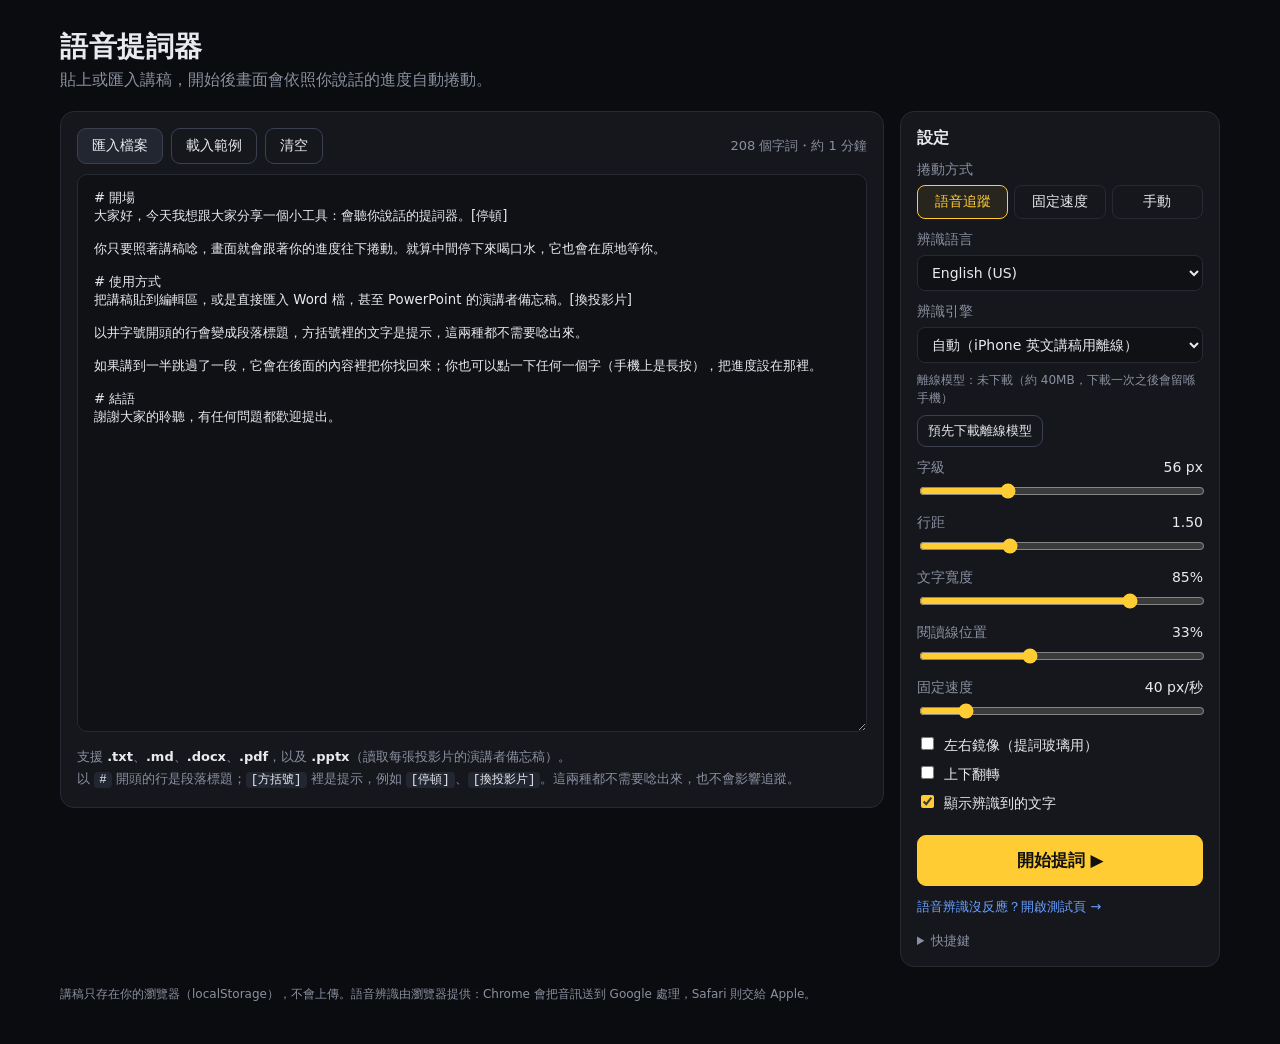
<file: index.html>
<!doctype html>
<html lang="zh-Hant">
<head>
<meta charset="utf-8">
<meta name="viewport" content="width=device-width, initial-scale=1, viewport-fit=cover">
<title>語音提詞器</title>
<meta name="description" content="會聽你說話、自動跟上進度的簡報提詞器。">
<meta name="theme-color" content="#0b0c0f">
<meta name="apple-mobile-web-app-capable" content="yes">
<meta name="mobile-web-app-capable" content="yes">
<meta name="apple-mobile-web-app-status-bar-style" content="black-translucent">
<meta name="apple-mobile-web-app-title" content="提詞器">
<meta name="format-detection" content="telephone=no">
<link rel="manifest" href="manifest.webmanifest">
<link rel="apple-touch-icon" href="icon-180.png">
<link rel="icon" href="data:image/svg+xml,%3Csvg xmlns='http://www.w3.org/2000/svg' viewBox='0 0 64 64'%3E%3Crect width='64' height='64' rx='14' fill='%23111'/%3E%3Cpath d='M14 22h36M14 32h28M14 42h20' stroke='%23ffcc33' stroke-width='6' stroke-linecap='round'/%3E%3C/svg%3E">
<link rel="stylesheet" href="style.css">
</head>
<body>

<main id="editor">
  <header class="top">
    <h1>語音提詞器</h1>
    <p class="sub">貼上或匯入講稿，開始後畫面會依照你說話的進度自動捲動。</p>
  </header>

  <section class="grid">
    <div class="card script-card">
      <div class="toolbar">
        <label class="btn" for="file">匯入檔案</label>
        <input type="file" id="file" accept=".txt,.md,.markdown,.docx,.pptx,.pdf,text/plain,application/pdf" hidden>
        <button id="sample" class="btn ghost" type="button">載入範例</button>
        <button id="clear" class="btn ghost" type="button">清空</button>
        <span id="stats" class="muted"></span>
      </div>
      <textarea id="script" spellcheck="false" placeholder="在這裡貼上講稿，或把 .txt / .md / .docx / .pdf / .pptx 檔案拖進來。"></textarea>
      <p class="hint">
        支援 <b>.txt</b>、<b>.md</b>、<b>.docx</b>、<b>.pdf</b>，以及 <b>.pptx</b>（讀取每張投影片的演講者備忘稿）。<br>
        以 <code>#</code> 開頭的行是段落標題；<code>[方括號]</code> 裡是提示，例如 <code>[停頓]</code>、<code>[換投影片]</code>。這兩種都不需要唸出來，也不會影響追蹤。
      </p>
    </div>

    <aside class="card settings">
      <h2>設定</h2>

      <fieldset class="seg">
        <legend>捲動方式</legend>
        <label><input type="radio" name="mode" value="voice" data-s="mode"> 語音追蹤</label>
        <label><input type="radio" name="mode" value="auto" data-s="mode"> 固定速度</label>
        <label><input type="radio" name="mode" value="manual" data-s="mode"> 手動</label>
      </fieldset>

      <label class="row">辨識語言
        <select id="lang" data-s="lang">
          <option value="zh-TW">中文（台灣）</option>
          <option value="zh-HK">粵語（香港）</option>
          <option value="zh-CN">普通话（中国大陆）</option>
          <option value="en-US">English (US)</option>
          <option value="en-GB">English (UK)</option>
          <option value="ja-JP">日本語</option>
          <option value="ko-KR">한국어</option>
          <option value="fr-FR">Français</option>
          <option value="de-DE">Deutsch</option>
          <option value="es-ES">Español</option>
        </select>
      </label>

      <label class="row">辨識引擎
        <select id="engine" data-s="engine">
          <option value="auto">自動（iPhone 英文講稿用離線）</option>
          <option value="browser">瀏覽器內建（Apple／Google）</option>
          <option value="offline">離線（喺網頁入面辨識，只限英文）</option>
        </select>
      </label>
      <div class="engine-box">
        <span id="engineStatus" class="muted"></span>
        <button id="preload" class="btn ghost small" type="button">預先下載離線模型</button>
      </div>

      <label class="row">字級 <output data-for="fontSize"></output>
        <input type="range" min="20" max="140" step="2" data-s="fontSize">
      </label>
      <label class="row">行距 <output data-for="lineHeight"></output>
        <input type="range" min="1.1" max="2.4" step="0.05" data-s="lineHeight">
      </label>
      <label class="row">文字寬度 <output data-for="width"></output>
        <input type="range" min="40" max="100" step="1" data-s="width">
      </label>
      <label class="row">閱讀線位置 <output data-for="readingLine"></output>
        <input type="range" min="10" max="70" step="1" data-s="readingLine">
      </label>
      <label class="row">固定速度 <output data-for="speed"></output>
        <input type="range" min="5" max="250" step="5" data-s="speed">
      </label>

      <div class="checks">
        <label><input type="checkbox" data-s="mirrorX"> 左右鏡像（提詞玻璃用）</label>
        <label><input type="checkbox" data-s="mirrorY"> 上下翻轉</label>
        <label><input type="checkbox" data-s="transcript"> 顯示辨識到的文字</label>
      </div>

      <div id="support" class="notice" hidden></div>

      <button id="start" class="btn primary big" type="button">開始提詞 ▶</button>
      <button id="resume" class="btn ghost wide" type="button" hidden>從上次位置繼續</button>
      <a class="testlink" href="mic-test.html">語音辨識沒反應？開啟測試頁 →</a>

      <details class="keys">
        <summary>快捷鍵</summary>
        <dl>
          <dt>空白鍵</dt><dd>開始／暫停</dd>
          <dt>← →</dt><dd>上一句／下一句（固定速度模式：調整段落）</dd>
          <dt>↑ ↓</dt><dd>上一段／下一段（固定速度模式：調整速度）</dd>
          <dt>PageUp / PageDown</dt><dd>上一段／下一段（簡報筆可用）</dd>
          <dt>+ −</dt><dd>放大／縮小字</dd>
          <dt>M</dt><dd>左右鏡像</dd>
          <dt>F</dt><dd>全螢幕</dd>
          <dt>Home</dt><dd>回到開頭</dd>
          <dt>Esc</dt><dd>回到編輯</dd>
          <dt>點一下文字</dt><dd>把進度設在那裡</dd>
          <dt>滾輪／拖曳</dt><dd>手動調整，停手後會從閱讀線重新對位</dd>
        </dl>
      </details>
    </aside>
  </section>

  <div class="mobile-bar"><button id="startMobile" class="btn primary" type="button">開始提詞 ▶</button></div>

  <footer class="foot muted">
    講稿只存在你的瀏覽器（localStorage），不會上傳。語音辨識由瀏覽器提供：Chrome 會把音訊送到 Google 處理，Safari 則交給 Apple。
  </footer>
</main>

<div id="prompter" hidden>
  <div id="stage">
    <div id="content"></div>
    <div id="marker"></div>
  </div>

  <div id="hud">
    <div class="hud-left">
      <span id="dot" class="dot"></span>
      <span id="status">已暫停</span>
      <span id="timer" class="mono">00:00</span>
      <span id="progress" class="mono">0%</span>
      <span id="section" class="section"></span>
    </div>
    <div class="hud-right">
      <button id="hToggle" class="main" type="button" title="開始／暫停（空白鍵）">▶</button>
      <button id="hSlower" class="auto-only" type="button" title="慢一點（↑）">慢</button>
      <button id="hFaster" class="auto-only" type="button" title="快一點（↓）">快</button>
      <button id="hHome" type="button" title="回到開頭（Home）">⟲</button>
      <button id="hSmaller" type="button" title="縮小字（−）">A−</button>
      <button id="hBigger" type="button" title="放大字（+）">A+</button>
      <button id="hMirror" type="button" title="左右鏡像（M）">⇋</button>
      <button id="hFull" type="button" title="全螢幕（F）">⛶</button>
      <button id="hLog" type="button" title="語音紀錄">紀錄</button>
      <button id="hExit" type="button" title="回到編輯（Esc）">✕</button>
    </div>
  </div>

  <div id="transcript"></div>

  <div id="logPanel" hidden>
    <div class="log-head">
      <b>語音辨識紀錄</b>
      <span><button id="logCopy" type="button">分享／複製</button> <button id="logClose" type="button">關閉</button></span>
    </div>
    <pre id="logText"></pre>
    <p class="log-tip">撳「分享／複製」再揀「拷貝」；或者長按上面文字揀「全選」再複製。</p>
  </div>
</div>

<div id="toast" role="status" aria-live="polite"></div>
<div id="drop">放開以匯入講稿</div>

<script src="app.js"></script>
</body>
</html>
</file>
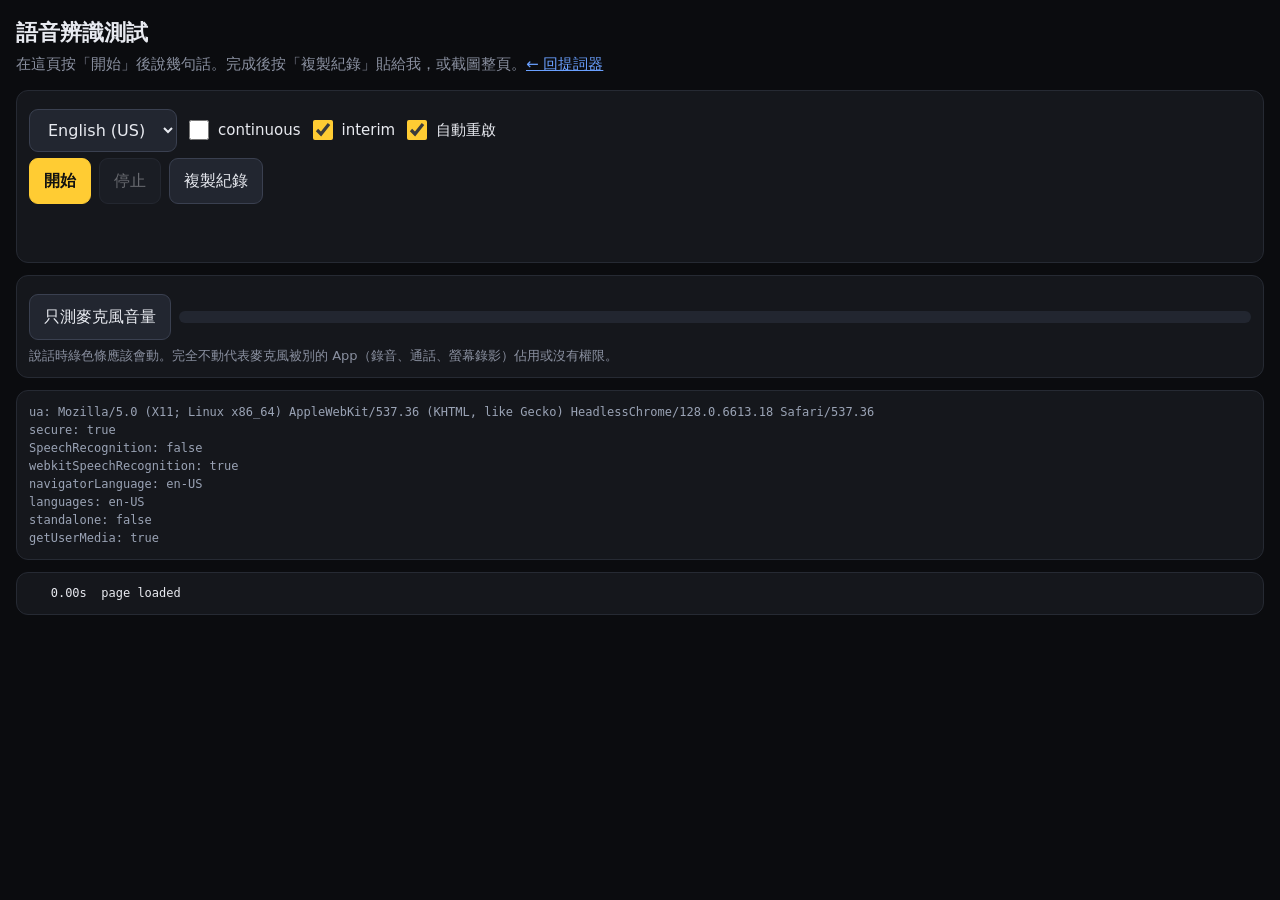
<file: mic-test.html>
<!doctype html>
<html lang="zh-Hant">
<head>
<meta charset="utf-8">
<meta name="viewport" content="width=device-width, initial-scale=1, viewport-fit=cover">
<title>語音辨識測試</title>
<style>
  * { box-sizing: border-box; }
  body { margin: 0; padding: max(16px, env(safe-area-inset-top)) 16px 40px; background: #0b0c0f; color: #e8eaf0;
         font: 15px/1.5 system-ui, -apple-system, "PingFang TC", sans-serif; -webkit-text-size-adjust: 100%; }
  h1 { font-size: 22px; margin: 0 0 4px; }
  p { color: #8a90a0; margin: 0 0 14px; }
  .card { background: #15171c; border: 1px solid #262a33; border-radius: 12px; padding: 12px; margin-bottom: 12px; }
  .row { display: flex; flex-wrap: wrap; gap: 8px; align-items: center; margin: 6px 0; }
  select, button { font: inherit; font-size: 16px; color: #e8eaf0; background: #222630; border: 1px solid #3a4050; border-radius: 9px; padding: 10px 14px; }
  button.go { background: #ffcc33; border-color: #ffcc33; color: #111; font-weight: 700; }
  button:disabled { opacity: .4; }
  label { display: inline-flex; gap: 6px; align-items: center; }
  input[type=checkbox] { width: 20px; height: 20px; accent-color: #ffcc33; }
  #env { font: 12px/1.5 ui-monospace, Menlo, monospace; color: #9aa3b5; white-space: pre-wrap; word-break: break-all; }
  #heard { font-size: 20px; min-height: 2em; color: #fff; }
  #heard i { color: #6c7488; font-style: normal; }
  #log { font: 12px/1.45 ui-monospace, Menlo, monospace; white-space: pre-wrap; word-break: break-word; max-height: 50vh; overflow: auto; }
  .err { color: #ff7b7b; } .res { color: #7fd1b9; } .ok { color: #ffcc33; }
  #meter { height: 12px; background: #222630; border-radius: 6px; overflow: hidden; flex: 1; min-width: 120px; }
  #meter div { height: 100%; width: 0; background: #4dd17a; transition: width .08s; }
  a { color: #6aa0ff; }
</style>
</head>
<body>
  <h1>語音辨識測試</h1>
  <p>在這頁按「開始」後說幾句話。完成後按「複製紀錄」貼給我，或截圖整頁。<a href="./">← 回提詞器</a></p>

  <div class="card">
    <div class="row">
      <select id="lang">
        <option value="en-US">English (US)</option>
        <option value="en-GB">English (UK)</option>
        <option value="zh-HK">粵語（香港）</option>
        <option value="zh-TW">中文（台灣）</option>
        <option value="zh-CN">普通话</option>
      </select>
      <label><input type="checkbox" id="cont"> continuous</label>
      <label><input type="checkbox" id="interim" checked> interim</label>
      <label><input type="checkbox" id="restart" checked> 自動重啟</label>
    </div>
    <div class="row">
      <button id="start" class="go">開始</button>
      <button id="stop" disabled>停止</button>
      <button id="copy">複製紀錄</button>
    </div>
    <div id="heard"></div>
  </div>

  <div class="card">
    <div class="row">
      <button id="micBtn">只測麥克風音量</button>
      <div id="meter"><div></div></div>
    </div>
    <p style="margin:6px 0 0;font-size:13px">說話時綠色條應該會動。完全不動代表麥克風被別的 App（錄音、通話、螢幕錄影）佔用或沒有權限。</p>
  </div>

  <div class="card"><div id="env"></div></div>
  <div class="card"><div id="log"></div></div>

<script>
(() => {
  const $ = (s) => document.querySelector(s);
  const SR = window.SpeechRecognition || window.webkitSpeechRecognition;
  const t0 = performance.now();
  const lines = [];
  function log(msg, cls) {
    const ts = ((performance.now() - t0) / 1000).toFixed(2).padStart(7);
    lines.push(`${ts}s  ${msg}`);
    const d = document.createElement('div');
    d.textContent = `${ts}s  ${msg}`;
    if (cls) d.className = cls;
    $('#log').appendChild(d);
    $('#log').scrollTop = 1e9;
  }

  const env = {
    ua: navigator.userAgent,
    secure: window.isSecureContext,
    SpeechRecognition: !!window.SpeechRecognition,
    webkitSpeechRecognition: !!window.webkitSpeechRecognition,
    navigatorLanguage: navigator.language,
    languages: (navigator.languages || []).join(','),
    standalone: window.navigator.standalone === true || matchMedia('(display-mode: standalone)').matches,
    getUserMedia: !!(navigator.mediaDevices && navigator.mediaDevices.getUserMedia),
  };
  $('#env').textContent = Object.entries(env).map(([k, v]) => `${k}: ${v}`).join('\n');

  let rec = null, active = false, sessions = 0;
  const stopBtn = $('#stop'), startBtn = $('#start');

  function make() {
    const r = new SR();
    r.lang = $('#lang').value;
    r.continuous = $('#cont').checked;
    r.interimResults = $('#interim').checked;
    r.maxAlternatives = 1;
    for (const ev of ['start', 'audiostart', 'soundstart', 'speechstart', 'speechend', 'soundend', 'audioend', 'nomatch']) {
      r.addEventListener(ev, () => log(ev, ev === 'nomatch' ? 'err' : 'ok'));
    }
    r.onresult = (e) => {
      let fin = '', tmp = '';
      for (let i = 0; i < e.results.length; i++) {
        const t = e.results[i][0].transcript;
        if (e.results[i].isFinal) fin += t + ' '; else tmp += t;
      }
      const last = e.results[e.results.length - 1];
      log(`result idx=${e.resultIndex} n=${e.results.length} final=${last.isFinal} "${last[0].transcript}"`, 'res');
      $('#heard').innerHTML = '';
      $('#heard').append(fin);
      const i = document.createElement('i'); i.textContent = tmp; $('#heard').append(i);
    };
    r.onerror = (e) => log(`error: ${e.error}${e.message ? ' — ' + e.message : ''}`, 'err');
    r.onend = () => {
      log('end');
      if (active && $('#restart').checked) {
        setTimeout(() => {
          if (!active) return;
          try { sessions++; log(`restart #${sessions} (no tap)`); r.start(); }
          catch (err) { log('restart threw: ' + err.message, 'err'); }
        }, 150);
      } else { active = false; startBtn.disabled = false; stopBtn.disabled = true; }
    };
    return r;
  }

  startBtn.onclick = () => {
    if (!SR) { log('這個瀏覽器沒有 SpeechRecognition', 'err'); return; }
    rec = make();
    active = true; sessions = 0;
    log(`start() lang=${rec.lang} continuous=${rec.continuous} interim=${rec.interimResults}`);
    try { rec.start(); } catch (err) { log('start threw: ' + err.message, 'err'); }
    startBtn.disabled = true; stopBtn.disabled = false;
  };
  stopBtn.onclick = () => {
    active = false;
    log('stop()');
    try { rec && rec.stop(); } catch (err) { log('stop threw: ' + err.message, 'err'); }
    startBtn.disabled = false; stopBtn.disabled = true;
  };

  $('#copy').onclick = async () => {
    const text = Object.entries(env).map(([k, v]) => `${k}: ${v}`).join('\n') + '\n---\n' + lines.join('\n');
    try { await navigator.clipboard.writeText(text); log('已複製紀錄', 'ok'); }
    catch {
      const ta = document.createElement('textarea'); ta.value = text; document.body.appendChild(ta);
      ta.select(); document.execCommand('copy'); ta.remove(); log('已複製紀錄', 'ok');
    }
  };

  // raw microphone level, independent of speech recognition
  let micStream = null, raf = 0;
  $('#micBtn').onclick = async () => {
    if (micStream) {
      micStream.getTracks().forEach((t) => t.stop()); micStream = null; cancelAnimationFrame(raf);
      $('#meter div').style.width = '0'; $('#micBtn').textContent = '只測麥克風音量'; log('mic test stopped');
      return;
    }
    try {
      micStream = await navigator.mediaDevices.getUserMedia({ audio: true });
      log('getUserMedia ok: ' + micStream.getAudioTracks().map((t) => `${t.label} (${t.readyState}${t.muted ? ', muted' : ''})`).join(', '), 'ok');
      const ctx = new (window.AudioContext || window.webkitAudioContext)();
      const an = ctx.createAnalyser(); an.fftSize = 512;
      ctx.createMediaStreamSource(micStream).connect(an);
      const buf = new Uint8Array(an.fftSize);
      let peak = 0;
      const loop = () => {
        an.getByteTimeDomainData(buf);
        let m = 0; for (const v of buf) m = Math.max(m, Math.abs(v - 128));
        peak = Math.max(peak, m);
        $('#meter div').style.width = Math.min(100, m / 1.28) + '%';
        raf = requestAnimationFrame(loop);
      };
      loop();
      setTimeout(() => log(`mic peak level in 3s: ${peak}/128`, peak > 4 ? 'ok' : 'err'), 3000);
      $('#micBtn').textContent = '停止麥克風測試';
    } catch (err) {
      log('getUserMedia failed: ' + err.name + ' ' + err.message, 'err');
    }
  };

  // release the mic immediately when leaving/reloading (iOS can otherwise keep it captured)
  const release = () => { active = false; try { rec && rec.abort(); } catch {} if (micStream) micStream.getTracks().forEach((t) => t.stop()); };
  window.addEventListener('pagehide', release);
  window.addEventListener('beforeunload', release);
  log('page loaded');
})();
</script>
</body>
</html>
</file>
<file: style.css>
:root {
  --fs: 56px;
  --lh: 1.5;
  --w: 85%;
  --rl: 33%;
  --bg: #0b0c0f;
  --panel: #15171c;
  --line: #262a33;
  --text: #e8eaf0;
  --muted: #8a90a0;
  --accent: #ffcc33;
  --accent2: #6aa0ff;
  --cue: #7fd1b9;
}

* { box-sizing: border-box; }
[hidden] { display: none !important; }

html { -webkit-text-size-adjust: 100%; text-size-adjust: 100%; }
html, body {
  margin: 0;
  min-height: 100%;
  background: var(--bg);
  color: var(--text);
  font-family: system-ui, -apple-system, "PingFang TC", "Noto Sans TC", "Microsoft JhengHei", "Hiragino Sans", sans-serif;
}

/* ---------- editor ---------- */
#editor { max-width: 1200px; margin: 0 auto; padding: 28px 20px 40px; }
.top h1 { margin: 0 0 4px; font-size: 28px; letter-spacing: .02em; }
.sub { margin: 0 0 20px; color: var(--muted); }

.grid { display: grid; grid-template-columns: minmax(0, 1fr) 320px; gap: 16px; align-items: start; }
@media (max-width: 860px) { .grid { grid-template-columns: 1fr; } }

.card { background: var(--panel); border: 1px solid var(--line); border-radius: 14px; padding: 16px; }
.card h2 { margin: 0 0 12px; font-size: 16px; }

.toolbar { display: flex; flex-wrap: wrap; gap: 8px; align-items: center; margin-bottom: 10px; }
#stats { margin-left: auto; font-size: 13px; }

textarea {
  width: 100%;
  min-height: 62vh;
  resize: vertical;
  background: #0f1115;
  color: var(--text);
  border: 1px solid var(--line);
  border-radius: 10px;
  padding: 14px 16px;
  font: 16px/1.75 inherit;
  font-family: inherit;
  outline: none;
}
textarea:focus { border-color: #3b4252; }

.hint { margin: 10px 0 0; font-size: 13px; line-height: 1.7; color: var(--muted); }
.hint b { color: var(--text); font-weight: 600; }
code { background: #222630; padding: 1px 5px; border-radius: 4px; font-size: .95em; color: var(--text); }

.btn {
  display: inline-flex; align-items: center; justify-content: center; gap: 6px;
  border: 1px solid #3a4050; background: #222630; color: var(--text);
  border-radius: 9px; padding: 8px 14px; font: inherit; font-size: 14px; cursor: pointer;
  user-select: none;
}
.btn:hover { background: #2a2f3b; }
.btn.ghost { background: transparent; }
.btn.primary { background: var(--accent); border-color: var(--accent); color: #111; font-weight: 700; }
.btn.primary:hover { filter: brightness(1.05); }
.btn.big { width: 100%; padding: 13px; font-size: 17px; margin-top: 14px; }
.btn.wide { width: 100%; margin-top: 8px; }

.settings .row { display: block; font-size: 14px; margin: 12px 0; color: var(--muted); }
.settings .row output { float: right; color: var(--text); font-variant-numeric: tabular-nums; }
.settings input[type=range] { width: 100%; margin-top: 6px; accent-color: var(--accent); }
.settings select {
  display: block; width: 100%; margin-top: 6px; padding: 8px 10px; border-radius: 8px;
  background: #0f1115; color: var(--text); border: 1px solid var(--line); font: inherit;
}
.seg { border: 0; padding: 0; margin: 0 0 6px; display: flex; gap: 6px; flex-wrap: wrap; }
.seg legend { font-size: 14px; color: var(--muted); margin-bottom: 6px; padding: 0; }
.seg label {
  flex: 1; text-align: center; font-size: 14px; padding: 7px 6px; border-radius: 8px;
  border: 1px solid var(--line); cursor: pointer; white-space: nowrap;
}
.seg input { display: none; }
.seg label:has(input:checked) { border-color: var(--accent); color: var(--accent); background: rgba(255, 204, 51, .08); }
.seg label:has(input:disabled) { opacity: .4; cursor: not-allowed; }
.checks label { display: block; font-size: 14px; margin: 8px 0; cursor: pointer; }
.checks input { accent-color: var(--accent); margin-right: 6px; }

.notice { margin-top: 12px; padding: 10px 12px; font-size: 13px; line-height: 1.6; border-radius: 9px; background: #2b2412; border: 1px solid #5a4a1a; color: #f3dca0; }

.testlink { display: block; margin-top: 12px; font-size: 13px; color: var(--accent2); text-decoration: none; }
.keys { margin-top: 16px; font-size: 13px; color: var(--muted); }
.keys summary { cursor: pointer; }
.keys dl { display: grid; grid-template-columns: auto 1fr; gap: 4px 12px; margin: 10px 0 0; }
.keys dt { color: var(--text); white-space: nowrap; }
.keys dd { margin: 0; }

.foot { margin-top: 18px; font-size: 12px; line-height: 1.6; }
.muted { color: var(--muted); }

/* ---------- prompter ---------- */
#prompter { position: fixed; inset: 0; background: #000; overflow: hidden; }
#stage { position: absolute; inset: 0; overflow: hidden; touch-action: none; cursor: grab; }
#stage.dragging { cursor: grabbing; }
#stage.mx { transform: scaleX(-1); }
#stage.my { transform: scaleY(-1); }
#stage.mx.my { transform: scale(-1, -1); }

#content {
  position: relative;
  display: flow-root; /* stop the first child's margin collapsing through (keeps offsetTop math exact) */
  width: var(--w);
  max-width: 100%;
  margin: 0 auto;
  padding: 0 1em 100vh;
  font-size: var(--fs);
  line-height: var(--lh);
  font-weight: 600;
  color: #fff;
  will-change: transform;
  word-break: normal;
  overflow-wrap: anywhere;
  user-select: none;
  -webkit-user-select: none;
}
#content p { margin: 0 0 .7em; }
#content .sec {
  margin: 1.1em 0 .35em; font-size: .45em; line-height: 1.3; font-weight: 700;
  color: var(--accent2); letter-spacing: .04em;
}
#content .sec::before { content: "§ "; opacity: .6; }
#content .cue {
  display: inline-block; font-size: .5em; line-height: 1.4; font-weight: 500; vertical-align: .25em;
  color: var(--cue); border: 1px solid currentColor; border-radius: .4em; padding: 0 .4em; margin: 0 .25em;
}
#content .end { text-align: center; font-size: .5em; color: #555; margin-top: 2em; }
#content .empty { color: #666; font-size: .5em; text-align: center; margin-top: 30vh; }

.w { transition: color .25s ease; border-radius: .12em; }
.w.read { color: #4a4e58; }
.w.cur { color: #fff; background: rgba(255, 204, 51, .28); box-shadow: 0 0 0 .06em rgba(255, 204, 51, .28); }
.sec.read, .cue.read { opacity: .35; }

#marker { position: absolute; left: 0; right: 0; top: var(--rl); height: 0; pointer-events: none; border-top: 2px solid rgba(255, 204, 51, .18); }
#marker::before {
  content: ""; position: absolute; left: 6px; top: -13px;
  border-style: solid; border-width: 12px 0 12px 18px; border-color: transparent transparent transparent var(--accent);
}

#hud {
  position: absolute; top: 0; left: 0; right: 0; z-index: 5;
  display: flex; justify-content: space-between; align-items: center; gap: 12px;
  padding: 10px 14px calc(22px); padding-top: max(10px, env(safe-area-inset-top));
  background: linear-gradient(rgba(0, 0, 0, .85), rgba(0, 0, 0, 0));
  font-size: 15px; color: #cfd3dc;
  opacity: 0; transition: opacity .3s; pointer-events: none;
}
#prompter.hud-on #hud { opacity: 1; pointer-events: auto; }
.hud-left { display: flex; align-items: center; gap: 14px; min-width: 0; }
.hud-right { display: flex; gap: 6px; flex-shrink: 0; }
.hud-right button {
  min-width: 38px; height: 34px; padding: 0 10px; border-radius: 8px; border: 1px solid #3a3f4b;
  background: rgba(30, 33, 40, .9); color: #e8eaf0; font: inherit; font-size: 15px; cursor: pointer;
}
.hud-right button:hover { background: #2c313c; }
.mono { font-variant-numeric: tabular-nums; }
.section { color: var(--accent2); white-space: nowrap; overflow: hidden; text-overflow: ellipsis; }
.dot { width: 10px; height: 10px; border-radius: 50%; background: #555; flex-shrink: 0; }
.dot.on { background: #ff4d4d; box-shadow: 0 0 0 0 rgba(255, 77, 77, .6); animation: pulse 1.4s infinite; }
.dot.play { background: #4dd17a; }
@keyframes pulse { 70% { box-shadow: 0 0 0 8px rgba(255, 77, 77, 0); } 100% { box-shadow: 0 0 0 0 rgba(255, 77, 77, 0); } }

#transcript {
  position: absolute; left: 50%; bottom: max(14px, env(safe-area-inset-bottom)); transform: translateX(-50%); z-index: 4;
  max-width: 92%; padding: 6px 12px; border-radius: 8px;
  background: rgba(0, 0, 0, .7); color: #9aa3b5; font-size: 15px;
  white-space: nowrap; overflow: hidden; text-overflow: ellipsis; pointer-events: none;
}
#transcript:empty { display: none; }
#transcript .interim { color: #6c7488; }

#toast {
  position: fixed; left: 50%; bottom: 60px; transform: translate(-50%, 20px); z-index: 20;
  max-width: 90vw; padding: 10px 16px; border-radius: 10px; background: #2a2f3b; color: #fff;
  font-size: 14px; line-height: 1.5; box-shadow: 0 8px 30px rgba(0, 0, 0, .4);
  opacity: 0; pointer-events: none; transition: opacity .25s, transform .25s;
}
#toast.show { opacity: 1; transform: translate(-50%, 0); }

#drop {
  position: fixed; inset: 12px; z-index: 30; display: none; align-items: center; justify-content: center;
  border: 3px dashed var(--accent); border-radius: 18px; background: rgba(11, 12, 15, .85);
  font-size: 24px; color: var(--accent); pointer-events: none;
}
#drop.show { display: flex; }

/* ---------- phones & touch ---------- */
body.prompting { overflow: hidden; overscroll-behavior: none; position: fixed; inset: 0; }
#prompter { height: 100vh; height: 100dvh; }
#content {
  padding-left: max(1em, env(safe-area-inset-left));
  padding-right: max(1em, env(safe-area-inset-right));
  -webkit-touch-callout: none;
}
.hud-right button { touch-action: manipulation; -webkit-tap-highlight-color: transparent; }
.hud-right button.main { background: var(--accent); border-color: var(--accent); color: #111; font-weight: 700; }
.auto-only { display: none; }
#prompter.mode-auto .auto-only { display: inline-block; }

.mobile-bar { display: none; }
@media (max-width: 860px) {
  #editor { padding: max(16px, env(safe-area-inset-top)) max(14px, env(safe-area-inset-right)) 96px max(14px, env(safe-area-inset-left)); }
  .top h1 { font-size: 24px; }
  textarea { min-height: 48vh; }
  #start { display: none; }
  .mobile-bar {
    display: block; position: fixed; left: 0; right: 0; bottom: 0; z-index: 10;
    padding: 10px max(14px, env(safe-area-inset-right)) max(10px, env(safe-area-inset-bottom)) max(14px, env(safe-area-inset-left));
    background: linear-gradient(rgba(11, 12, 15, 0), rgba(11, 12, 15, .95) 35%);
  }
  .mobile-bar .btn { width: 100%; padding: 14px; font-size: 17px; border-radius: 12px; }
}

/* controls at the bottom, thumb-sized, on touch screens */
@media (pointer: coarse) {
  #hud {
    top: auto; bottom: 0; flex-wrap: wrap; row-gap: 8px;
    padding: 26px max(12px, env(safe-area-inset-right)) max(12px, env(safe-area-inset-bottom)) max(12px, env(safe-area-inset-left));
    background: linear-gradient(rgba(0, 0, 0, 0), rgba(0, 0, 0, .9) 40%);
  }
  .hud-right button { min-width: 44px; height: 44px; font-size: 16px; border-radius: 10px; }
  #transcript { bottom: auto; top: max(10px, env(safe-area-inset-top)); }
  .settings input[type=range] { height: 28px; }
  .checks label { padding: 4px 0; }
  .seg label { padding: 10px 6px; }
}
@media (pointer: coarse) and (max-width: 600px) {
  .hud-left, .hud-right { width: 100%; }
  .hud-right { justify-content: space-between; }
  .hud-right button { flex: 1; min-width: 0; padding: 0 4px; }
  .section { flex: 1; min-width: 0; }
}

#logPanel {
  position: absolute; z-index: 8; left: max(10px, env(safe-area-inset-left)); right: max(10px, env(safe-area-inset-right));
  top: max(10px, env(safe-area-inset-top)); bottom: 90px;
  display: flex; flex-direction: column; background: rgba(15, 17, 21, .96); border: 1px solid #3a3f4b; border-radius: 12px;
}
.log-head { display: flex; justify-content: space-between; align-items: center; padding: 10px 12px; border-bottom: 1px solid #262a33; }
.log-head button { font: inherit; font-size: 15px; color: #e8eaf0; background: #222630; border: 1px solid #3a4050; border-radius: 8px; padding: 8px 14px; }
#logText { flex: 1; margin: 0; padding: 10px 12px; overflow: auto; font: 12px/1.45 ui-monospace, Menlo, monospace; color: #b8c0d0; white-space: pre-wrap; word-break: break-word; }

#transcript .stalled { color: #ffcc33; font-weight: 700; }

#logText { -webkit-user-select: text; user-select: text; }
.log-tip { margin: 0; padding: 6px 12px 10px; font-size: 12px; color: #8a90a0; }
.engine-box { display: flex; flex-wrap: wrap; gap: 8px; align-items: center; font-size: 12px; margin: -4px 0 8px; }
.engine-box .muted { flex: 1 1 100%; line-height: 1.5; }
.btn.small { padding: 6px 10px; font-size: 13px; }
</file>
